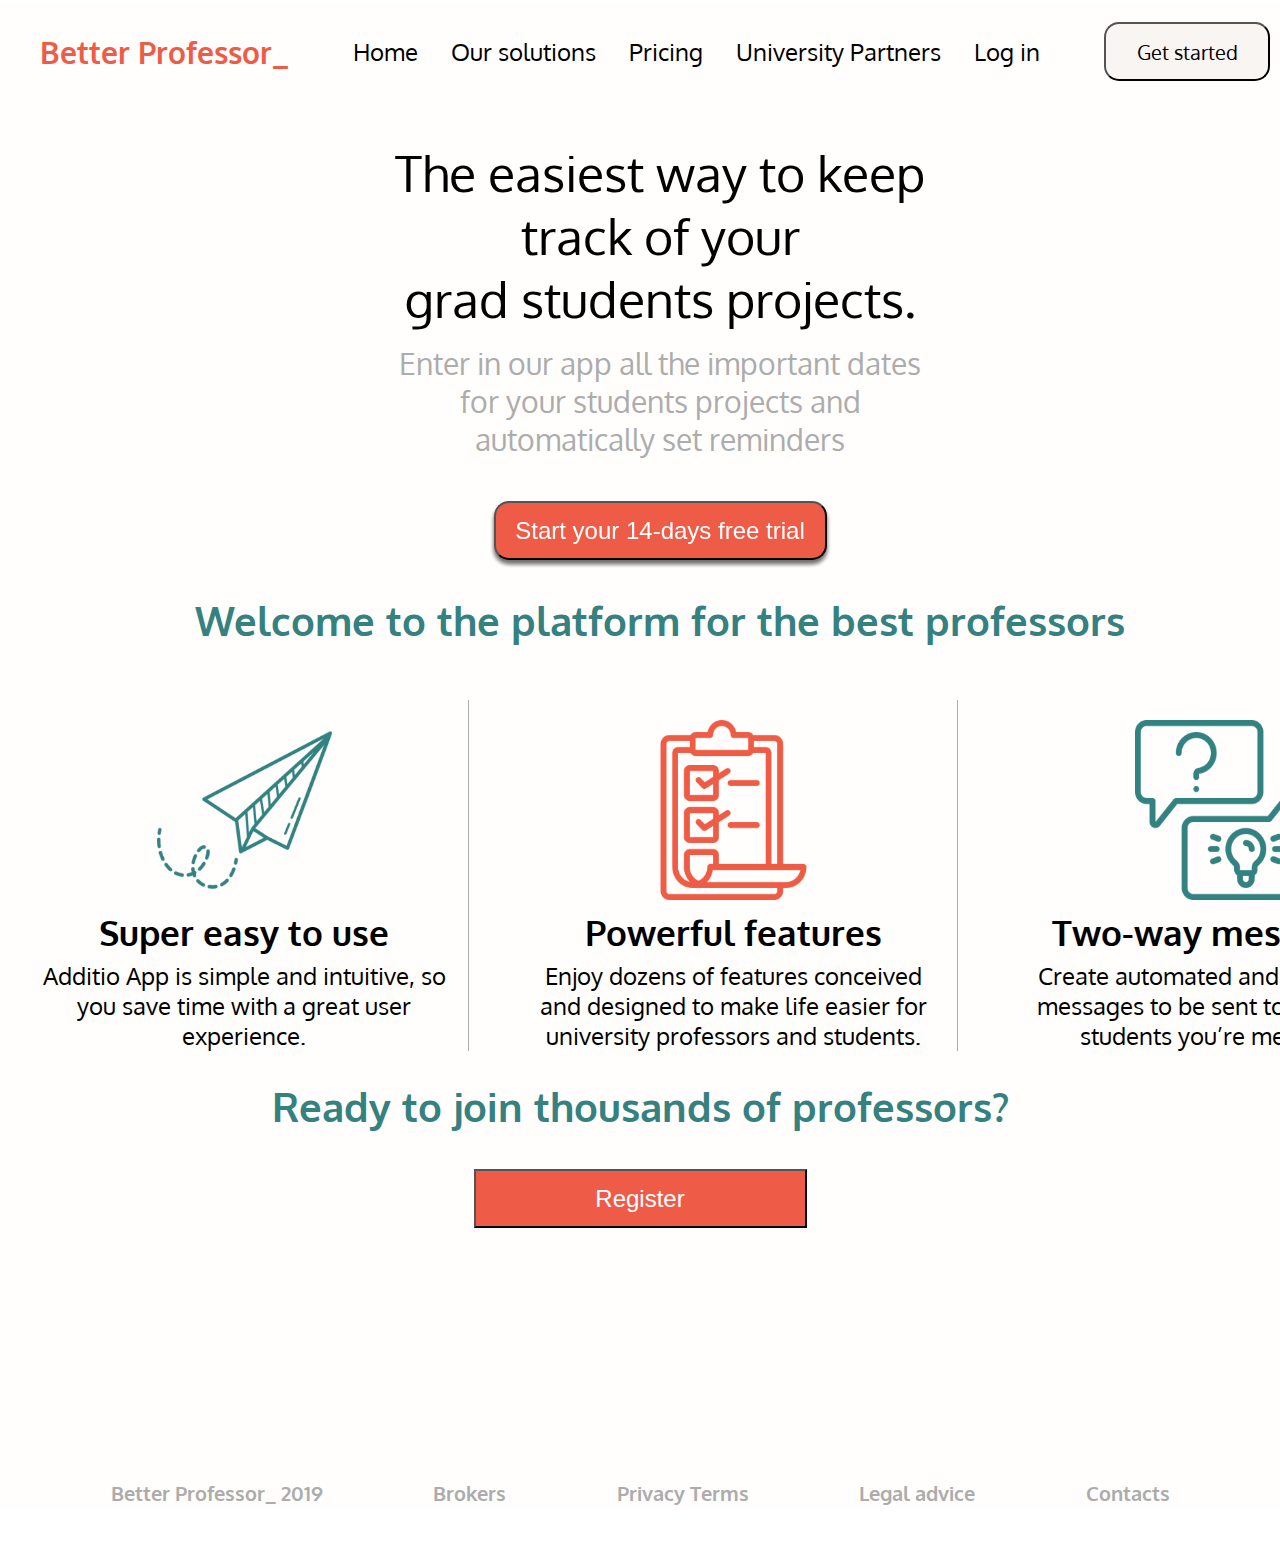
<file: index.html>
<!DOCTYPE html>
<html lang="en">
<head>
    <meta name="viewport" content="width=device-width, initial-scale=1">
       
  <meta charset="utf-8">

  <title>Better Professor</title>

  <link href="https://fonts.googleapis.com/css?family=Oxygen&display=swap" rel="stylesheet">
  <link href="style.css" rel="stylesheet">

</head>

<body>

<!-- Navigation bar code here -->

<div class="site-container">
<div class="navigation">
    <h1>Better Professor_</h1>
    <nav>
            <a href="#">Home</a>
            <a href="#">Our solutions</a>
            <a href="#">Pricing</a>
            <a href="#">University Partners</a>
            <a1 href="#">Log in</a1>
    </nav>  
    <button class="Get-started">
            Get started
    </button>
</div>


    <div class= "container-home">
        <h2>
            The easiest way to keep track of your <br> grad students projects.
        </h2>
        <h3>
            Enter in our app all the important dates for your students projects  and automatically set reminders  
        </h3>
        <button class='start-free-trial'>
            <a href="trial.html">
                    Start your 14-days free trial
            </a> 
        </button>
        <h4>
            Welcome to the platform for the best professors
        </h4>
    </div>

    <section class ="features">
            <div class="features-container">
                <img src="images marketing page/paper-plane-features-banner.png" class="plane" alt="easy to use">
                <h5>Super easy to use</h5>               
                <p> 
                Additio App is simple and intuitive, so you save time with a great user experience.
                </p>
            </div>
            <div class="features-container">
                <img src="images marketing page/clipboard-features-banner.png" class="plane" alt="Powerful features">
                <h5>Powerful features</h5>
                <p>
                Enjoy dozens of features conceived and designed to make life easier for university professors and students. 
            </p>
            
            </div>
            <div class="features-container">
            <img src="images marketing page/question-features-banner.png" class="plane" alt="Two-way messaging">
            <h5>Two-way messaging</h5>
            <p>
            Create automated and customized messages to be sent to yourself or students you’re mentoring
            </p>
            </div>
    </section>

    <div class="bottom">
            <h4>Ready to join thousands of professors?</h4>  <button class="register">
                Register
            </button>  
    </div>
    <footer>
            <nav class="footer-nav">
            <a href="#">Better Professor_ 2019</a>
            <a href="#">Brokers</a>
            <a href="#">Privacy Terms</a>
            <a href="#">Legal advice</a>
            <a href="#">Contacts</a>
            </nav>            
          </footer>

</div>

</body>


</html>
</file>
<file: style.css>
/* http://meyerweb.com/eric/tools/css/reset/ 
   v2.0 | 20110126
   License: none (public domain)
*/

html, body, div, span, applet, object, iframe,
h1, h2, h3, h4, h5, h6, p, blockquote, pre,
a, abbr, acronym, address, big, cite, code,
del, dfn, em, img, ins, kbd, q, s, samp,
small, strike, strong, sub, sup, tt, var,
b, u, i, center,
dl, dt, dd, ol, ul, li,
fieldset, form, label, legend,
table, caption, tbody, tfoot, thead, tr, th, td,
article, aside, canvas, details, embed, 
figure, figcaption, footer, header, hgroup, 
menu, nav, output, ruby, section, summary,
time, mark, audio, video {
	margin: 0;
	padding: 0;
	border: 0;
	font-size: 100%;
	font: inherit;
	vertical-align: baseline;
}
/* HTML5 display-role reset for older browsers */
article, aside, details, figcaption, figure, 
footer, header, hgroup, menu, nav, section {
	display: block;
}
body {
	line-height: 1;
}
ol, ul {
	list-style: none;
}
blockquote, q {
	quotes: none;
}
blockquote:before, blockquote:after,
q:before, q:after {
	content: '';
	content: none;
}
table {
	border-collapse: collapse;
	border-spacing: 0;
}
* {
    box-sizing: border-box;
  }
  html {
    font-size: 62.5%;
  }
  html,
body {
  font-family: 'Oxygen', sans-serif;
  color: #000000;
}
h1,
h2,
h3,
h4,
h5 {
  font-family: 'Oxygen';
  color: #000000;
}
h2 {
  font-size: 3.2rem;
}
h3 {
  font-size: 2.8rem;
}


.body {
    max-width: 1200px;
    margin: 0 auto;
    
  }

  .site-container{
      background-color:#FFFEFC; 
  }


/* NAVIGATION */


  .navigation {
    display: flex;
    justify-content: space-between;
    align-items: center;
    width: 100%;
    margin-top: 2px;
    margin-right: 20px;
    margin-left: 20px;
    padding: 2rem;
  }

  
  .navigation h1 {
    font-family: "Oxygen";
    font-style: normal;
    font-weight: bold;
    font-size: 30px;
    line-height: 38px;
     color: #EE5C48;;
  }

  .navigation a {
    justify-content: space-between;
    font-family: "Oxygen";
    font-style: normal;
    font-weight: normal;
    font-size: 24px;
    line-height: 30px;
    text-decoration: none;
    color: black;
    padding-right:30px;
  }


  .navigation a1 {
    align-content: flex-end;
    font-family: "Oxygen";
    font-style: normal;
    font-weight: normal;
    font-size: 24px;
    line-height: 30px;
    text-decoration: none;
    color: black;
  }

  .navigation .Get-started{     
    font-family: "Oxygen";
    font-style: normal;
    font-weight: normal;
    font-size: 20px;
    background-color: #F9F5F2; 
    width: auto;
    height: 50px;
    border-radius: 15px;
    margin-right: 10px;
    width: 166px;
    height: 59px;
    left: 1224px;
    top: 30px;
  }
  .container-home {
    width: 100%;
    display: flex;
    flex-direction: column;
    justify-content: space-between;
    align-items: center;
    width: 100%;
    margin-top: 20px;
    margin-right: 20px;
    margin-left: 20px;
    padding: 2rem;
  }

  h2 {
    width: 648px;
    height: 178px;
    left: 400px;
    top: 228px;
    font-size: 50px;
    line-height: 63px;
    text-align: center;
  }

  h3 {
    width: 544px;
    height: 132px;
    left: 441px;
    top: 450px;
    font-family: "Oxygen";
    font-style: normal;
    font-weight: normal;
    font-size: 30px;
    line-height: 38px;
    text-align: center;
    color: #ACACAC; 
    margin-top: 25px;  
  }

  .start-free-trial {
    margin-top: 25px;
    font-size: 24px;
    color: white;
    font-style: normal;
    width: 333px;
    height: 59px;
    left: 544px;
    top: 630px;
    background: #EE5C48;
    box-shadow: 0px 4px 4px rgba(0, 0, 0, 0.25), 0px 4px 4px rgba(0, 0, 0, 0.25), 0px 4px 4px rgba(0, 0, 0, 0.25);
    backdrop-filter: blur(4px);
    border-radius: 15px;
  }

  .start-free-trial a{
        text-decoration: none;
        color: white;
  }

  

  /* FEATURES BANNER */

  h4 {
    margin-top: 35px;
    width: 983px;
    height: 83px;
    left: 241px;
    top: 817px;
    font-family: Oxygen;
    font-style: normal;
    font-weight: bold;
    font-size: 40px;
    line-height: 51px;
    text-align: center;
    color: #358180;
  }


  /* FEATURES */
 
  .features{
  display: flex;
  width:100%;
  justify-content: space-evenly;
  /* background: #F9F5F2; */
  /* margin: 0 2% 20px; */
  justify-content: space-around;
  }

  .features-container{
    display: flex;
    flex-direction: column;
    align-items: center;
    width: 60%;
    margin-top: 2px;
    margin-right: 20px;
    margin-left: 20px;
    padding: 2rem;
    border-right: 1px solid #ACACAC;
    /* padding-right: 4%; */
  }

  .features h5 {
    width: 396px;
    height: 51px;
    left: 985px;
    top: 240px;
    font-style: normal;
    font-weight: bold;
    font-size: 35px;
    line-height: 44px;
    text-align: center;
  }

  .features p {
    width: 408px;
    height: 70px;
    left: 951px;
    top: 318px;
    font-weight: normal;
    font-size: 24px;
    line-height: 30px;
    text-align: center;
    color: #000000;
  }

  .bottom h4{
      margin-top:30px;
  }

.plane{
    display: flex;
    width: 175px;
    height: 180px;
    margin-bottom: 10px;    
  }


/* BOTTOM CONTENT */
.bottom{
    display: flex;
    flex-direction: column;
    align-items:center;
}

.register{
    margin-top: 5px;
    font-size: 24px;
    color: white;
    font-style: normal;
    width: 333px;
    height: 59px;
    left: 544px;
    top: 630px;
    background: #EE5C48;
}

  /* FOOTER */


  .footer-nav {
    display: flex;
    justify-content: space-evenly;
    margin-top: 250px;
    margin-bottom: 50px;
    align-items: center;
    font-weight: bold;
  }

  .footer-nav a {
    justify-content: space-between;
    font-size: 20px;
    line-height: 30px;
    text-decoration: none;
    color: #ACACAC;
  }
</file>
